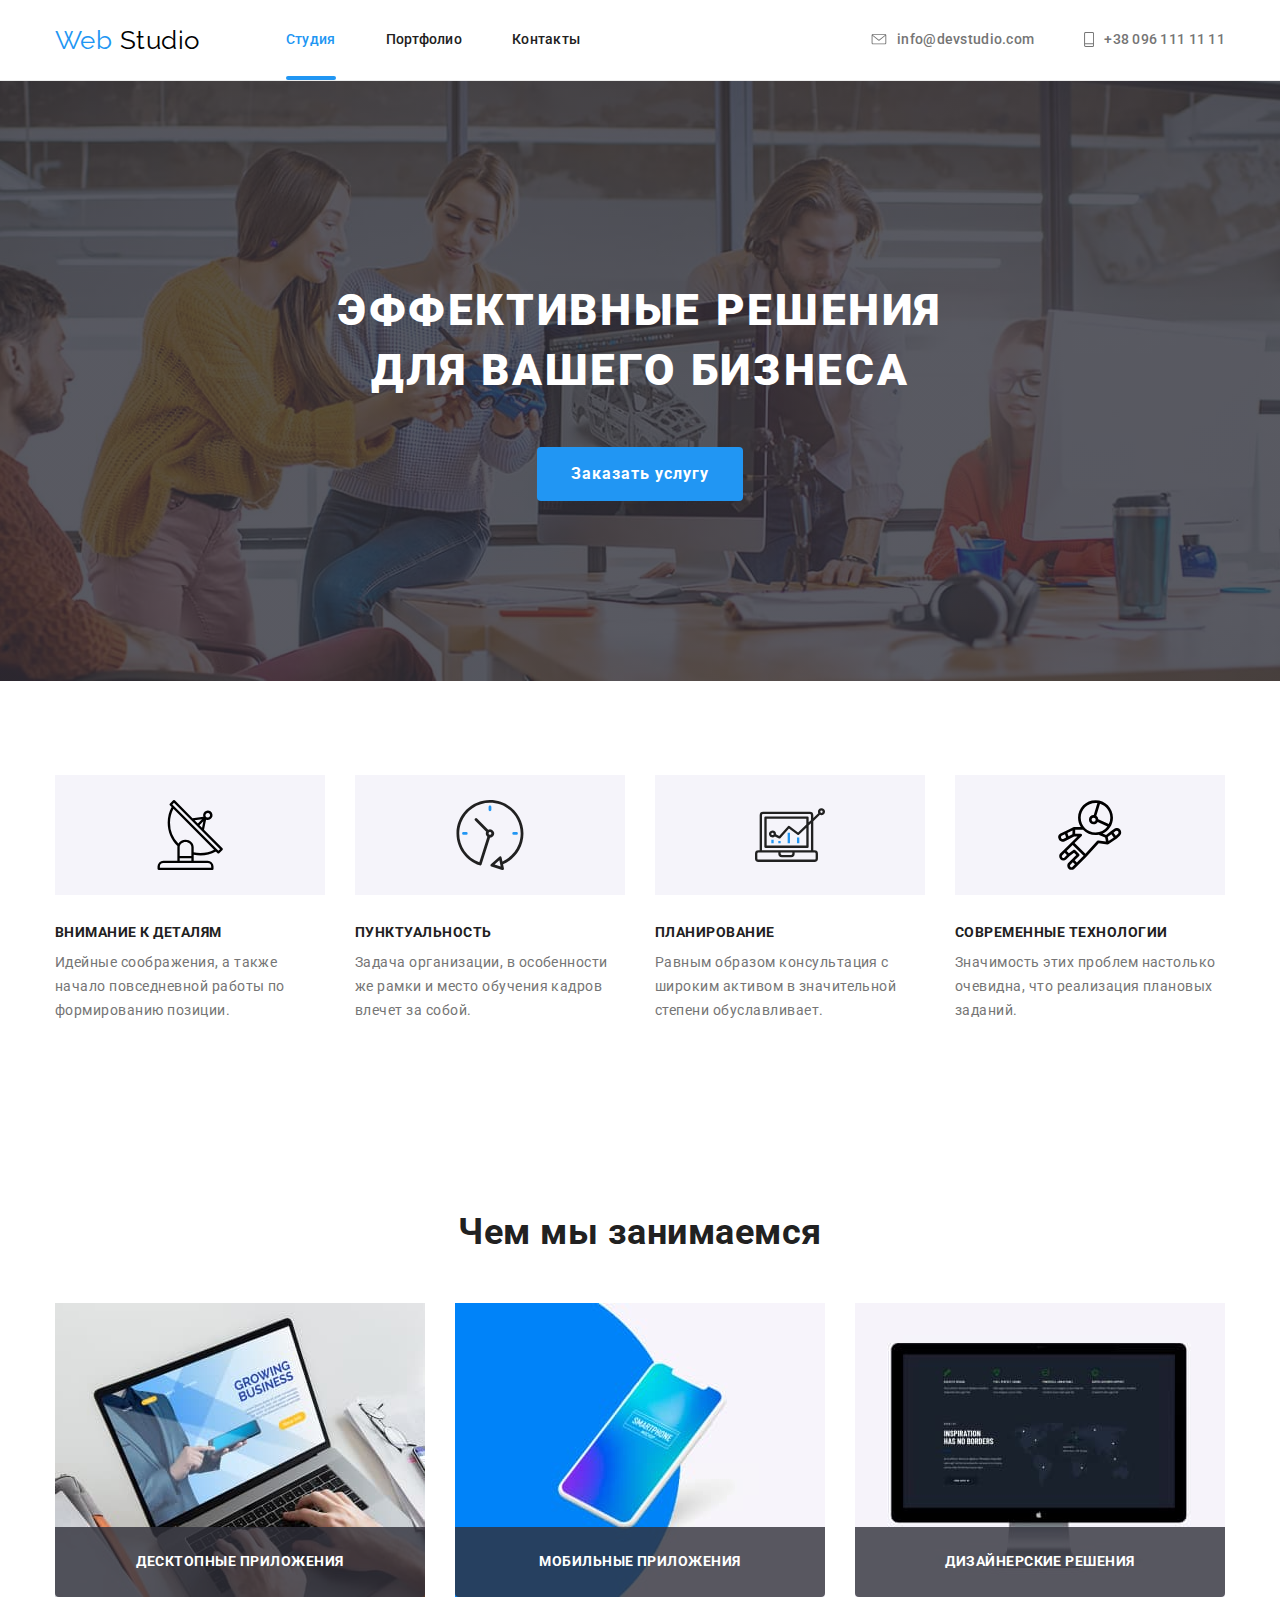
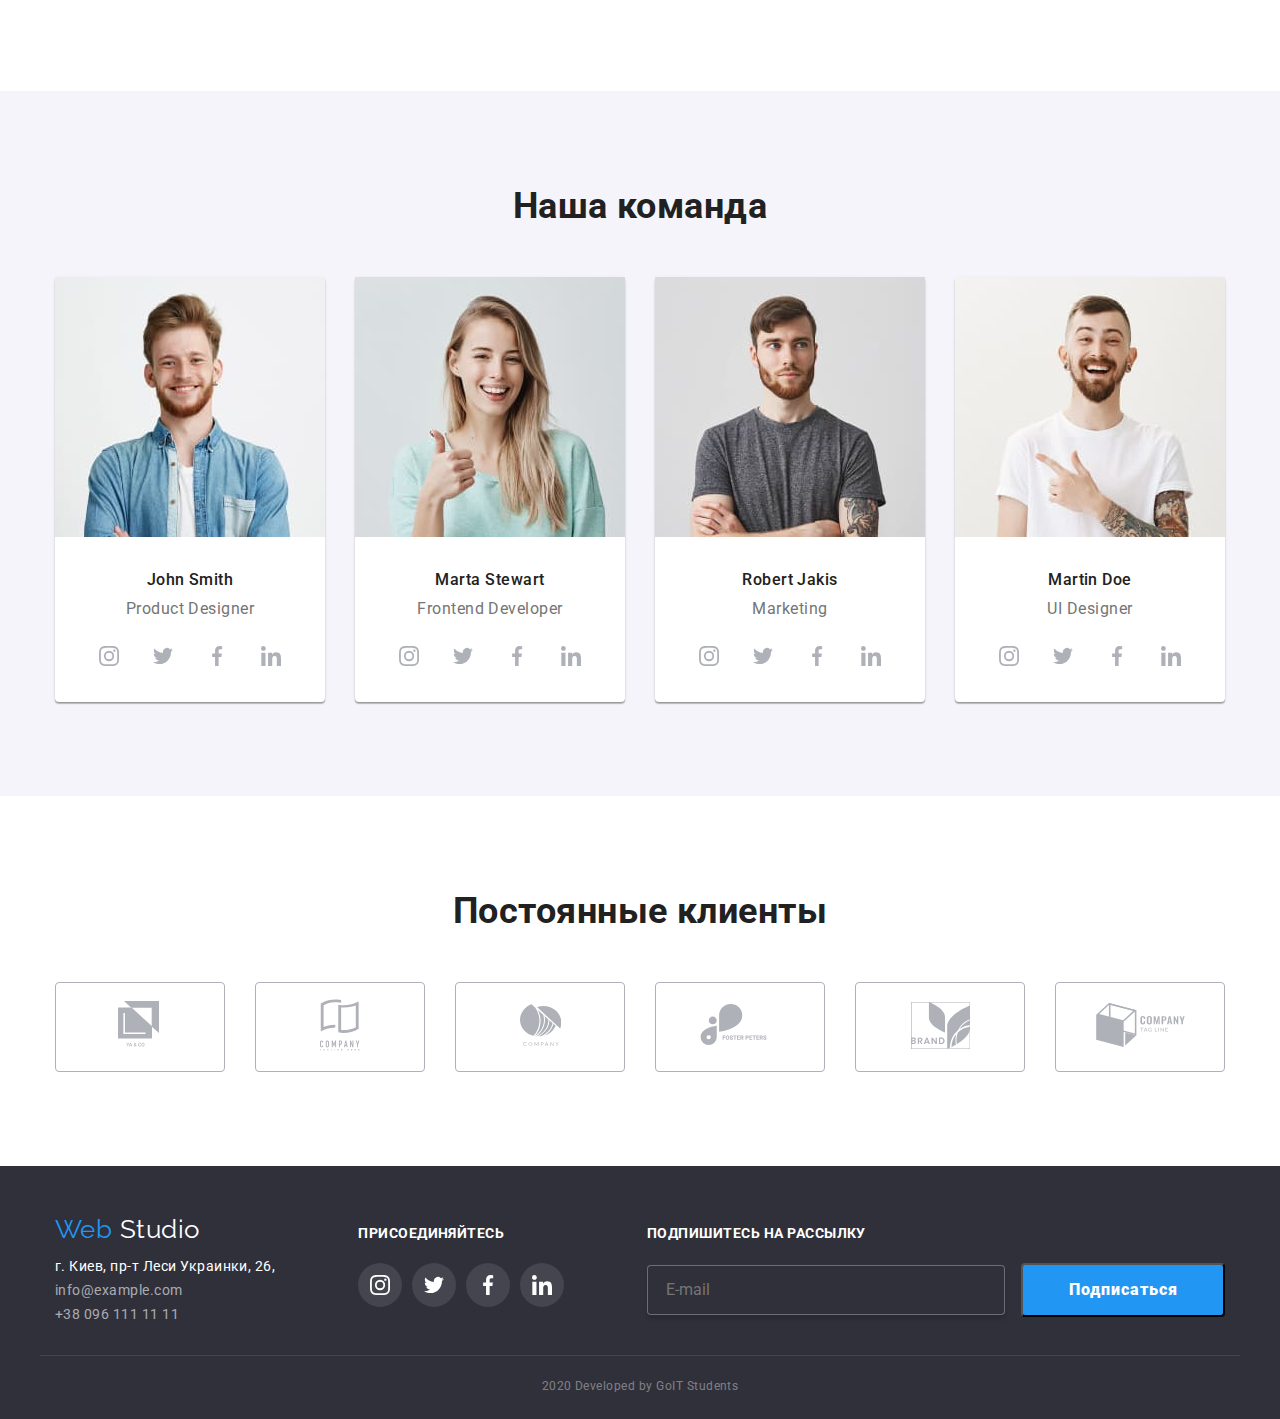
<file: index.html>
<!DOCTYPE html>
<html lang="ru">
  <head>
    <meta charset="UTF-8" />
    <meta name="viewport" content="width=device-width, initial-scale=1.0" />
    <title>Document</title>
    <link
      href="https://fonts.googleapis.com/css2?family=Raleway:wght@700&family=Roboto:wght@400;500;700&display=swap"
      rel="stylesheet"
    />
    <link
      rel="stylesheet"
      href="https://cdnjs.cloudflare.com/ajax/libs/modern-normalize/0.6.0/modern-normalize.min.css"
    />
    <link rel="stylesheet" href="./css/styles.css" />
  </head>

  <body class="page">
    <!--Шапка сайта-->
    <header class="page-header">
      <div class="header container">
        <nav class="nav-conteiner">
          <a href="index.html" lang="en" class="logo"
            >Web <span class="accent">Studio</span></a
          >

          <ul class="site-nav">
            <li class="item">
              <a href="./index.html" class="link current">Студия</a>
            </li>
            <li class="item">
              <a href="./portfolio.html" class="link">Портфолио</a>
            </li>
            <li class="item"><a href="" class="link">Контакты</a></li>
          </ul>
        </nav>

        <address class="address">
          <a href="mailto:info@devstudio.com" class="item">
            <svg class="mail-icon">
              <use href="./img/sprite.svg#Mail"></use>
            </svg>
            info@devstudio.com</a
          >
          <a href="tel:+380961111111" class="item">
            <svg class="tel-icon">
              <use href="./img/sprite.svg#Tel"></use>
            </svg>
            +38 096 111 11 11</a
          >
        </address>
      </div>
    </header>

    <main>
      <!--Герой-->
      <section class="hero">
        <div class="overley">
          <h1 class="hero-title">эффективные решения для вашего бизнеса</h1>
          <div class="hero-item">
            <button class="hero-button button" data-open-modal>Заказать услугу</button>
          </div>
      </section>

      <!--Функции-->
      <div class="feature container">
        <section class="section">
          <h2 class="is-hidden">Функции</h2>

          <ul class="feature-list">
            <li class="list">
              <div class="background-icon">
                <svg width="70" height="70">
                  <use href="./img/sprite.svg#--"></use>
                </svg>
              </div>
              <h3 class="title">Внимание к деталям</h3>
              <p class="text">
                Идейные соображения, а также начало повседневной работы по
                формированию позиции.
              </p>
            </li>

            <li class="list">
              <div class="background-icon">
                <svg width="70" height="70">
                  <use href="./img/sprite.svg#1"></use>
                </svg>
              </div>
              <h3 class="title">Пунктуальность</h3>
              <p class="text">
                Задача организации, в особенности же рамки и место обучения
                кадров влечет за собой.
              </p>
            </li>

            <li class="list">
              <div class="background-icon">
                <svg width="70" height="70">
                  <use href="./img/sprite.svg#untitled"></use>
                </svg>
              </div>
              <h3 class="title">Планирование</h3>
              <p class="text">
                Равным образом консультация с широким активом в значительной
                степени обуславливает.
              </p>
            </li>

            <li class="list">
              <div class="background-icon">
                <svg width="70" height="70">
                  <use href="./img/sprite.svg#-"></use>
                </svg>
              </div>
              <h3 class="title">Современные технологии</h3>
              <p class="text">
                Значимость этих проблем настолько очевидна, что реализация
                плановых заданий.
              </p>
            </li>
          </ul>
        </section>
      </div>

      <!--Чем мы занимаемся-->
      <div class="container">
        <section class="section">
          <h2 class="section-title">Чем мы занимаемся</h2>

          <ul class="product">
            <li>
              <figure class="figure">
                <img
                  src="./img/Growing-Business.jpg"
                  alt="Десктопные приложения" class="product_img"
                />
                <figcaption class="product-list">
                  Десктопные приложения
                </figcaption>
              </figure>
            </li>

            <li>
              <figure class="figure">
                <img
                  src="./img/Mobile-applications.jpg"
                  alt="Мобильные приложения" class="product_img"
                />
                <figcaption class="product-list">
                  Мобильные приложения
                </figcaption>
              </figure>
            </li>

            <li>
              <figure class="figure">
                <img
                  src="./img/Design-solutions.jpg"
                  alt="Дизайнерские решения" class="product_img"
                />
                <figcaption class="product-list">
                  Дизайнерские решения
                </figcaption>
              </figure>
            </li>
          </ul>
        </section>
      </div>

      <!--Наша команда-->
      <section class="section team">
        <h2 class="section-title">Наша команда</h2>
        <ul lang="en" class="team-list container">
          <li class="team-list-container">
            <img src="./img/John-Smith.jpg" alt="John Smith" />
            <h3 class="title">John Smith</h3>
            <p class="job-title">Product Designer</p>
            <ul class="social-links">
              <li class="social-links_list">
                <a
                  href=""
                  aria-label="Instagram link"
                  class="social-links_item"
                >
                  <svg class="social-links_icon">
                    <use href="./img/sprite.svg#instagram"></use>
                  </svg>
                </a>
              </li>
              <li class="social-links_list">
                <a href="" aria-label="Twitter link" class="social-links_item">
                  <svg class="social-links_icon">
                    <use href="./img/sprite.svg#twitter"></use>
                  </svg>
                </a>
              </li>
              <li class="social-links_list">
                <a href="" aria-label="Facebook link" class="social-links_item">
                  <svg class="social-links_icon">
                    <use href="./img/sprite.svg#facebook"></use>
                  </svg>
                </a>
              </li>
              <li class="social-links_list">
                <a href="" aria-label="LinkedIn link" class="social-links_item">
                  <svg class="social-links_icon">
                    <use href="./img/sprite.svg#linkedin"></use>
                  </svg>
                </a>
              </li>
            </ul>
          </li>

          <li class="team-list-container">
            <img src="./img/Marta-Stewart.jpg" alt="Marta Stewart" />
            <h3 class="title">Marta Stewart</h3>
            <p class="job-title">Frontend Developer</p>
            <ul class="social-links">
              <li class="social-links_list">
                <a
                  href=""
                  aria-label="Instagram link"
                  class="social-links_item"
                >
                  <svg class="social-links_icon">
                    <use href="./img/sprite.svg#instagram"></use>
                  </svg>
                </a>
              </li>
              <li class="social-links_list">
                <a href="" aria-label="Twitter link" class="social-links_item">
                  <svg class="social-links_icon">
                    <use href="./img/sprite.svg#twitter"></use>
                  </svg>
                </a>
              </li>
              <li class="social-links_list">
                <a href="" aria-label="Facebook link" class="social-links_item">
                  <svg class="social-links_icon">
                    <use href="./img/sprite.svg#facebook"></use>
                  </svg>
                </a>
              </li>
              <li class="social-links_list">
                <a href="" aria-label="LinkedIn link" class="social-links_item">
                  <svg class="social-links_icon">
                    <use href="./img/sprite.svg#linkedin"></use>
                  </svg>
                </a>
              </li>
            </ul>
          </li>

          <li class="team-list-container">
            <img src="./img/Robert-Jakis.jpg" alt="Robert Jakis" />
            <h3 class="title">Robert Jakis</h3>
            <p class="job-title">Marketing</p>
            <ul class="social-links">
              <li class="social-links_list">
                <a
                  href=""
                  aria-label="Instagram link"
                  class="social-links_item"
                >
                  <svg class="social-links_icon">
                    <use href="./img/sprite.svg#instagram"></use>
                  </svg>
                </a>
              </li>
              <li class="social-links_list">
                <a href="" aria-label="Twitter link" class="social-links_item">
                  <svg class="social-links_icon">
                    <use href="./img/sprite.svg#twitter"></use>
                  </svg>
                </a>
              </li>
              <li class="social-links_list">
                <a href="" aria-label="Facebook link" class="social-links_item">
                  <svg class="social-links_icon">
                    <use href="./img/sprite.svg#facebook"></use>
                  </svg>
                </a>
              </li>
              <li class="social-links_list">
                <a href="" aria-label="LinkedIn link" class="social-links_item">
                  <svg class="social-links_icon">
                    <use href="./img/sprite.svg#linkedin"></use>
                  </svg>
                </a>
              </li>
            </ul>
          </li>

          <li class="team-list-container">
            <img src="./img/Martin-Doe.jpg" alt="Martin Doe" />
            <h3 class="title">Martin Doe</h3>
            <p class="job-title">UI Designer</p>
            <ul class="social-links">
              <li class="social-links_list">
                <a
                  href=""
                  aria-label="Instagram link"
                  class="social-links_item"
                >
                  <svg class="social-links_icon">
                    <use href="./img/sprite.svg#instagram"></use>
                  </svg>
                </a>
              </li>
              <li class="social-links_list">
                <a href="" aria-label="Twitter link" class="social-links_item">
                  <svg class="social-links_icon">
                    <use href="./img/sprite.svg#twitter"></use>
                  </svg>
                </a>
              </li>
              <li class="social-links_list">
                <a href="" aria-label="Facebook link" class="social-links_item">
                  <svg class="social-links_icon">
                    <use href="./img/sprite.svg#facebook"></use>
                  </svg>
                </a>
              </li>
              <li class="social-links_list">
                <a href="" aria-label="LinkedIn link" class="social-links_item">
                  <svg class="social-links_icon">
                    <use href="./img/sprite.svg#linkedin"></use>
                  </svg>
                </a>
              </li>
            </ul>
          </li>
        </ul>
      </section>

      <!--Постоянные клиенты-->
      <div class="container">
        <section class="section">
          <h2 class="section-title">Постоянные клиенты</h2>

          <ul class="list-clients">
            <li class="item">
              <a class="logo-items">
                <svg class="clients-logo1">
                  <use href="./img/sprite.svg#logo-1"></use>
                </svg>
              </a>
            </li>
            <li class="item">
              <a class="logo-items">
                <svg class="clients-logo2">
                  <use href="./img/sprite.svg#logo-2"></use>
                </svg>
              </a>
            </li>
            <li class="item">
              <a class="logo-items">
                <svg class="clients-logo3">
                  <use href="./img/sprite.svg#logo-3"></use>
                </svg>
              </a>
            </li>
            <li class="item">
              <a class="logo-items">
                <svg class="clients-logo4">
                  <use href="./img/sprite.svg#logo-4"></use>
                </svg>
              </a>
            </li>
            <li class="item">
              <a class="logo-items">
                <svg class="clients-logo5">
                  <use href="./img/sprite.svg#logo-5"></use>
                </svg>
              </a>
            </li>
            <li class="item">
              <a class="logo-items">
                <svg class="clients-logo6">
                  <use href="./img/sprite.svg#logo-6"></use>
                </svg>
              </a>
            </li>
          </ul>
        </section>
      </div>
    </main>

    <!-- Модальное окно -->

    <div class="backdrop is-hidden" data-backdrop>
      <div class="modal">
        <button class="btn" data-close-modal>
          <svg class="icon-btn-close" width="11" height="11">
            <use href="./img/icon-btn-close.svg#icon-btn-close"></use>
          </svg>
        </button>
        <form class="form js-speaker-form" autocomplete="off">
          <p class="form-about">Оставьте свои данные, мы вам перезвоним</p>
    
          <label class="form-field">
            <input class="form-input" type="text" name="name" placeholder=" " />
            <span class="form-text">Имя</span>
            <svg class="icon-form" width="18" height="18">
              <use href="./img/icon-person.svg#icon-person"></use>
            </svg>
          </label>
    
          <label class="form-field">
            <input class="form-input" type="tel" name="tel" placeholder=" " />
            <span class="form-text tel">Телефон</span>
            <svg class="icon-form" width="18" height="18">
              <use href="./img/icon-phone.svg#icon-phone"></use>
            </svg>
          </label>
    
          <label class="form-field">
            <input class="form-input" type="email" name="mail" placeholder=" " />
            <span class="form-text mail">Почта</span>
            <svg class="icon-form" width="18" height="18">
              <use href="./img/icon-email.svg#icon-email"></use>
            </svg>
          </label>
    
          <label class="form-field comments">
            <textarea class="form-input comments" name="comments" rows="10" placeholder=" "></textarea>
            <span class="form-text comments">Комментарий</span>
          </label>
    
          <label class="consent">
            <input class="check-input" type="checkbox" name="consent" value="consent" />
            <span class="checkbox"></span>
            <span class="text consent">Соглашаюсь с рассылкой и принимаю &nbsp;
              <a class="text-link" href="">Условия договора</a>
            </span>
          </label>
    
          <button class="button submit" type="submit">Отправить</button>
        </form>
      </div>
    </div>
    </main>


    <!--Футер-->
    <footer class="footer">
      <div class="container">
        <div class="address-list">
          <a class="logo">Web <span class="logo-footer">Studio</span></a>
          <address class="address-footer">
            <a class="contact">г. Киев, пр-т Леси Украинки, 26, </a><br />
            <a href="mailto:info@example.com" class="info">info@example.com</a
            ><br />
            <a href="tel:+380961111111" class="info">+38 096 111 11 11</a>
          </address>
        </div>

        <div class="action-social-links">
          <p class="action">Присоединяйтесь</p>
          <ul class="social-links">
            <li class="social-links_list">
              <a
                href=""
                aria-label="Cсылка на Instagram"
                class="social-links-footer"
              >
                <svg class="social-links_icon">
                  <use href="./img/sprite.svg#instagram"></use>
                </svg>
              </a>
            </li>
            <li class="social-links_list">
              <a
                href=""
                aria-label="Cсылка на Twitter"
                class="social-links-footer"
              >
                <svg class="social-links_icon">
                  <use href="./img/sprite.svg#twitter"></use>
                </svg>
              </a>
            </li>
            <li class="social-links_list">
              <a
                href=""
                aria-label="Cсылка на Facebook"
                class="social-links-footer"
              >
                <svg class="social-links_icon">
                  <use href="./img/sprite.svg#facebook"></use>
                </svg>
              </a>
            </li>
            <li class="social-links_list">
              <a
                href=""
                aria-label="Cсылка на LinkedIn"
                class="social-links-footer"
              >
                <svg class="social-links_icon">
                  <use href="./img/sprite.svg#linkedin"></use>
                </svg>
              </a>
            </li>
          </ul>
        </div>

        <div class="action-studio-button">
          <form>
          <p class="action">Подпишитесь на рассылку</p>
          <br>
          <input class="input" class="foot-form" type="text" placeholder="E-mail" />
          <button type="submit" class="studio-button">Подписаться</button>
          </form>
        </div>
      </div>

      <p class="copyright">2020 Developed by GoIT Students</p>
    </footer>

<!-- JS -->
<script>
  const refs = {
    openModalBtn: document.querySelector('[data-open-modal]'),
    closeModalBtn: document.querySelector('[data-close-modal]'),
    backdrop: document.querySelector('[data-backdrop]'),
  };

  refs.openModalBtn.addEventListener('click', toggleModal);
  refs.closeModalBtn.addEventListener('click', toggleModal);

  refs.backdrop.addEventListener('click', logBackdropClick);

  function toggleModal() {
    refs.backdrop.classList.toggle('is-hidden');
  }

  function logBackdropClick() {
    console.log('Это клик в бекдроп');
  }

  // FORM JS

  (() => {
    document
      .querySelector('.js-speaker-form')
      .addEventListener('submit', e => {
        e.preventDefault();

        new FormData(e.currentTarget).forEach((value, name) =>
          console.log(`${name}: ${value}`),
        );

        e.currentTarget.reset();
      });
  })();
</script>
    
  </body>
</html>
</file>
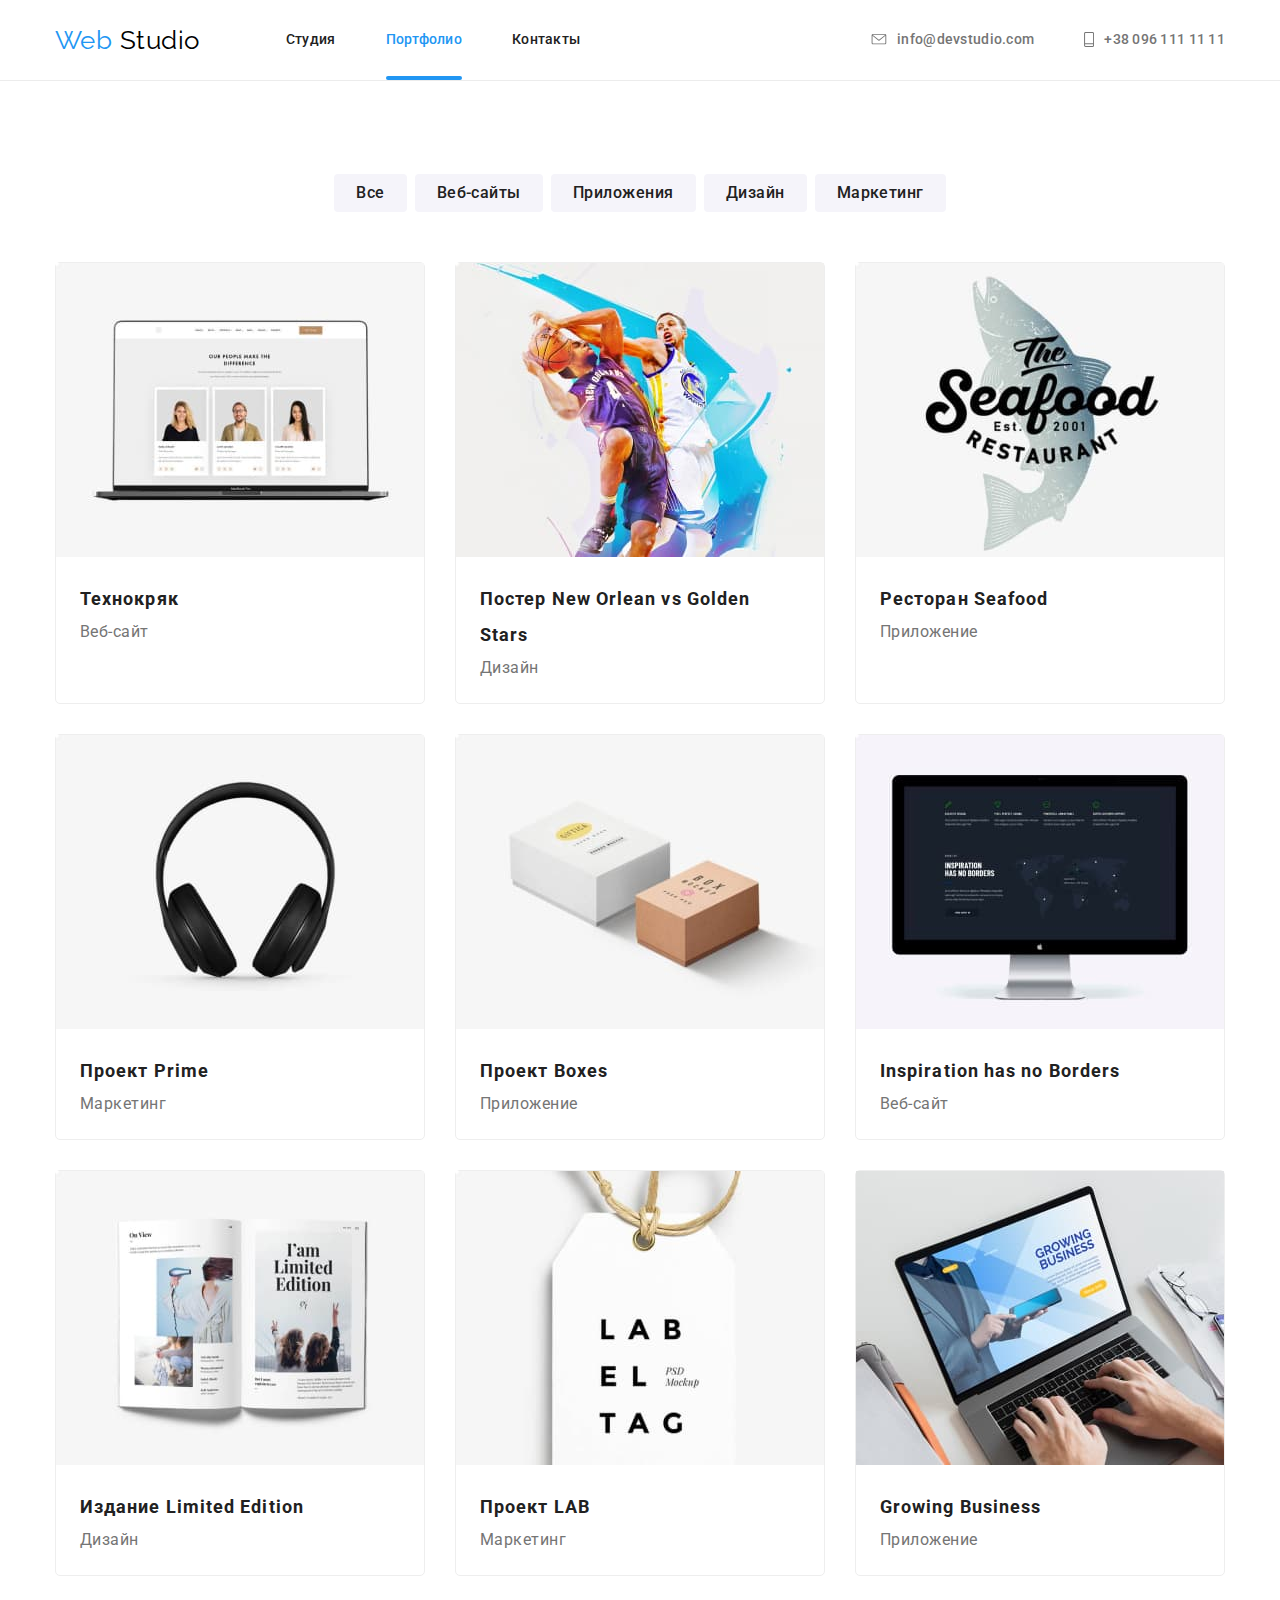
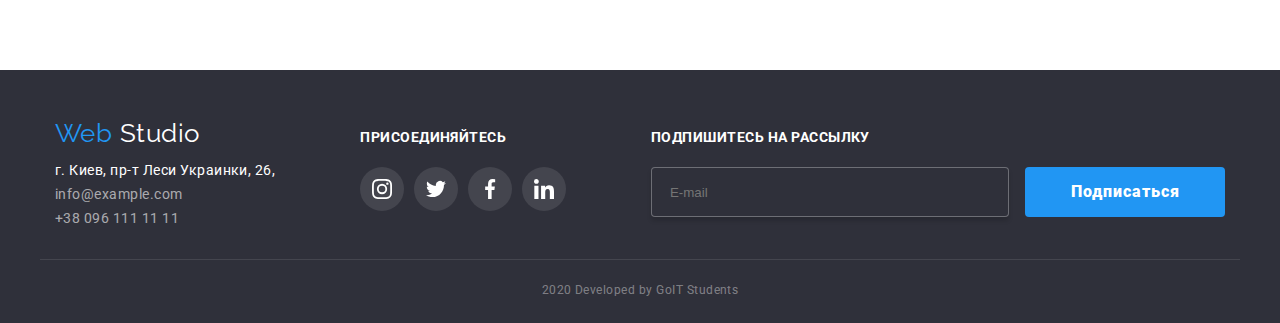
<file: portfolio.html>
<!DOCTYPE html>
<html lang="ru">
  <head>
    <meta charset="UTF-8" />
    <meta name="viewport" content="width=device-width, initial-scale=1.0" />
    <title>Document</title>
    <link
      href="https://fonts.googleapis.com/css2?family=Raleway:wght@700&family=Roboto:wght@400;500;700&display=swap"
      rel="stylesheet"
    />
    <link rel="stylesheet" href="./css/styles.css" />
  </head>

  <body class="page">
    <!--Шапка сайта-->
    <header class="page-header">
      <div class="header container">
        <nav class="nav-conteiner">
          <a href="index.html" lang="en" class="logo">Web <span class="accent">Studio</span></a>
    
          <ul class="site-nav">
            <li class="item">
              <a href="./index.html" class="link">Студия</a>
            </li>
            <li class="item">
              <a href="./portfolio.html" class="link current">Портфолио</a>
            </li>
            <li class="item"><a href="" class="link">Контакты</a></li>
          </ul>
        </nav>
    
        <address class="address">
          <a href="mailto:info@devstudio.com" class="item">
            <svg class="mail-icon">
              <use href="./img/sprite.svg#Mail"></use>
            </svg>
            info@devstudio.com</a>
          <a href="tel:+380961111111" class="item">
            <svg class="tel-icon">
              <use href="./img/sprite.svg#Tel"></use>
            </svg>
            +38 096 111 11 11</a>
        </address>
      </div>
    </header>

    <main>
      <!-- <div class="portfolio container"> -->
        <h1 class="visually-hidden">Портфолио</h1>

        <ul class="portfolio-filter container">
          <li class="filter-list"><button type="button" class="button">Все</button></li>
          <li class="filter-list"><button type="button" class="button">Веб-сайты</button></li>
          <li class="filter-list"><button type="button" class="button">Приложения</button></li>
          <li class="filter-list"><button type="button" class="button">Дизайн</button></li>
          <li class="filter-list"><button type="button" class="button">Маркетинг</button></li>
        </ul>

        <ul class="projects container">
          <li class="projects-items">
            <a class="link" href="">
              <div class="box">
                <img src="./img/Технокряк.jpg" alt="Технокряк" />
                <div class="overlay">
                <p class="text">
                  Технокряк это современная площадка распространения коронавируса.
                  Компании используют эту платформу для цифрового шпионажа и атак
                  на защищённые сервера конкурентов.
                </p>
                </div>
              </div>
              <div class="title-subtitle">
              <h2 class="title">Технокряк</h2>
              <p class="subtitle">Веб-сайт</p>
              </div>
            </a>
          </li>
          <li class="projects-items">
            <a class="link" href="">
              <div class="box">
              <img
                src="./img/Постер New Orlean vs Golden Stars.jpg"
                alt="Постер New Orlean vs Golden Stars"
              />
              <div class="overlay">
              <p class="text">
                Технокряк это современная площадка распространения коронавируса.
                Компании используют эту платформу для цифрового шпионажа и атак
                на защищённые сервера конкурентов.
              </p>
              </div>
              </div>
              <div class="title-subtitle">
              <h2 class="title">Постер New Orlean vs Golden Stars</h2>
              <p class="subtitle">Дизайн</p>
              </div>
            </a>
          </li>
          <li class="projects-items">
            <a class="link" href="">
              <div class="box">
              <img src="./img/Ресторан Seafood.jpg" alt="Ресторан Seafood" />
              <div class="overlay">
              <p class="text">
                Технокряк это современная площадка распространения коронавируса.
                Компании используют эту платформу для цифрового шпионажа и атак
                на защищённые сервера конкурентов.
              </p>
              
              </div>
              </div>
              <div class="title-subtitle">
              <h2 class="title">Ресторан Seafood</h2>
              <p class="subtitle">Приложение</p>
              </div>
            </a>
          </li>
          <li class="projects-items">
            <a class="link" href="">
              <div class="box">
              <img src="./img/Проект Prime.jpg" alt="Проект Prime" />
              <div class="overlay">
              <p class="text">
                Технокряк это современная площадка распространения коронавируса.
                Компании используют эту платформу для цифрового шпионажа и атак
                на защищённые сервера конкурентов.
              </p>
              </div>
              </div>
              <div class="title-subtitle">
              <h2 class="title">Проект Prime</h2>
              <p class="subtitle">Маркетинг</p>
              </div>
            </a>
          </li>
          <li class="projects-items">
            <a class="link" href="">
              <div class="box">
              <img src="./img/Проект Boxes.jpg" alt="Проект Boxes" />
              <div class="overlay">
              <p class="text">
                Технокряк это современная площадка распространения коронавируса.
                Компании используют эту платформу для цифрового шпионажа и атак
                на защищённые сервера конкурентов.
              </p>
              </div>
              </div>
              <div class="title-subtitle">
              <h2 class="title">Проект Boxes</h2>
              <p class="subtitle">Приложение</p>
              </div>
            </a>
          </li>
          <li class="projects-items">
            <a class="link" href="">
              <div class="box">
              <img
                src="./img/Inspiration has no Borders.jpg"
                alt="Inspiration has no Borders"
              />
              <div class="overlay">
              <p class="text">
                Технокряк это современная площадка распространения коронавируса.
                Компании используют эту платформу для цифрового шпионажа и атак
                на защищённые сервера конкурентов.
              </p>
              </div>
              </div>
              <div class="title-subtitle">
              <h2 class="title">Inspiration has no Borders</h2>
              <p class="subtitle">Веб-сайт</p>
              </div>
            </a>
          </li>
          <li class="projects-items">
            <a class="link" href="">
              <div class="box">
              <img
                src="./img/Издание Limited Edition.jpg"
                alt="Издание Limited Edition"
              />
              <div class="overlay">
              <p class="text">
                Технокряк это современная площадка распространения коронавируса.
                Компании используют эту платформу для цифрового шпионажа и атак
                на защищённые сервера конкурентов.
              </p>
              </div>
              </div>
              <div class="title-subtitle">
              <h2 class="title">Издание Limited Edition</h2>
              <p class="subtitle">Дизайн</p>
              </div>
            </a>
          </li>
          <li class="projects-items">
            <a class="link" href="">
              <div class="box">
              <img src="./img/Проект LAB.jpg" alt="Проект LAB" />
              <div class="overlay">
              <p class="text">
                Технокряк это современная площадка распространения коронавируса.
                Компании используют эту платформу для цифрового шпионажа и атак
                на защищённые сервера конкурентов.
              </p>
              </div>
              </div>
              <div class="title-subtitle">
              <h2 class="title">Проект LAB</h2>
              <p class="subtitle">Маркетинг</p>
              </div>
            </a>
          </li>
          <li class="projects-items">
            <a class="link" href="">
              <div class="box">
              <img src="./img/Growing-Business.jpg" alt="Growing Business" />
              <div class="overlay">
              <p class="text">
                Технокряк это современная площадка распространения коронавируса.
                Компании используют эту платформу для цифрового шпионажа и атак
                на защищённые сервера конкурентов.
              </p>
              </div>
              </div>
              <div class="title-subtitle">
              <h2 class="title">Growing Business</h2>
              <p class="subtitle">Приложение</p>
              </div>
            </a>
          </li>
        </ul>
      </div>
    </main>

    <!--Футер-->
    <footer class="footer">
      <div class="container">
        <div class="address-list">
          <a class="logo">Web <span class="logo-footer">Studio</span></a>
          <address class="address-footer">
            <a class="contact">г. Киев, пр-т Леси Украинки, 26, </a><br />
            <a href="mailto:info@example.com" class="info">info@example.com</a><br />
            <a href="tel:+380961111111" class="info">+38 096 111 11 11</a>
          </address>
        </div>
    
        <div class="action-social-links">
          <p class="action">Присоединяйтесь</p>
          <ul class="social-links">
            <li class="social-links_list">
              <a href="" aria-label="Cсылка на Instagram" class="social-links-footer">
                <svg class="social-links_icon">
                  <use href="./img/sprite.svg#instagram"></use>
                </svg>
              </a>
            </li>
            <li class="social-links_list">
              <a href="" aria-label="Cсылка на Twitter" class="social-links-footer">
                <svg class="social-links_icon">
                  <use href="./img/sprite.svg#twitter"></use>
                </svg>
              </a>
            </li>
            <li class="social-links_list">
              <a href="" aria-label="Cсылка на Facebook" class="social-links-footer">
                <svg class="social-links_icon">
                  <use href="./img/sprite.svg#facebook"></use>
                </svg>
              </a>
            </li>
            <li class="social-links_list">
              <a href="" aria-label="Cсылка на LinkedIn" class="social-links-footer">
                <svg class="social-links_icon">
                  <use href="./img/sprite.svg#linkedin"></use>
                </svg>
              </a>
            </li>
          </ul>
        </div>
    
        <div class="action-studio-button">
          <form>
            <p class="action">Подпишитесь на рассылку</p>
            <br>
            <input class="input" class="foot-form" type="text" placeholder="E-mail" />
            <a href="" class="studio-button">Подписаться</a>
          </form>
        </div>
      </div>
    
      <p class="copyright">2020 Developed by GoIT Students</p>
    </footer>
  </body>
</html>
</file>
<file: css/styles.css>
/* Стили для index.html */

/* основной цвет фона #FFFFFF */
/* вторичный цвет фона #F5F4FA */
/* цвет основного текста #757575 */
/* вторичный цвет текста #212121 */
/* белый #FFFFFF */
/* акцент #2196F3 */

/* по умолчанию */
/* fon-style: normal */
/* fon-weight: 400 для p, 700 для h*/

.page {
  color: #757575;
  background-color: #ffffff;
  font-family: Roboto, sans-serif;
  letter-spacing: 0.03em;
}

*,
::after,
::before {
  box-sizing: border-box;
  margin: 0;
  padding: 0;
}

.visually-hidden {
  position: absolute;
  clip: rect(0 0 0 0);
  width: 1px;
  height: 1px;
  margin: -1px;
}

.nav-conteiner {
  display: flex;
  align-items: center;
}
.container {
  margin-left: auto;
  margin-right: auto;
  width: 1200px;
  padding-left: 15px;
  padding-right: 15px;
}

.header {
  display: flex;
  align-items: center;
  justify-content: space-between;
  height: 80px;
}

.page-header {
  border-bottom: 1px solid #ececec;
}
ul {
  list-style: none;
}

/* Logo */

.logo {
  color: #2196f3;
  font-family: Raleway, cursive;
  font-size: 26px;
  line-height: 1.19;
  text-decoration: none;
}

.logo .accent {
  color: #000000;
}

/* Site-nav */
.site-nav .link {
  position: relative;
  display: block;
  padding-top: 32px;
  padding-bottom: 32px;
  font-weight: 500;
  transition: color 250ms cubic-bezier(0.4, 0, 0.2, 1);
  color: #212121;
  font-weight: 500;
  font-size: 14px;
  line-height: 1.14;
  letter-spacing: 0.02em;
  text-decoration: none;
}

.site-nav .link:hover,
.site-nav .link:focus {
  color: #2196f3;
}

.site-nav .link.current {
  color: #2196f3;
}

.site-nav {
  display: flex;
  margin-left: 86px;
}

.site-nav .item:not(:last-child) {
  margin-right: 50px;
}
/* address */
.address {
  display: flex;
  margin-left: auto;
}

.address .item + .item {
  margin-left: 50px;
}
.address .item {
  display: flex;
  align-items: center;
  color: #757575;
  text-decoration: none;
  font-style: normal;
  font-weight: 500;
  font-size: 14px;
  line-height: 1.14;
  letter-spacing: 0.02em;
}

.address .item:hover,
address .item:focus {
  color: #2196f3;
  transition: color 250ms cubic-bezier(0.4, 0, 0.2, 1);
}

/* Hero */

.hero-title {
  margin-top: 0px;
  margin-bottom: 46px;
  padding-top: 200px;
  width: 646px;
  margin-left: auto;
  margin-right: auto;
  color: #ffffff;

  font-weight: 900;
  font-size: 44px;
  line-height: 1.36;
  letter-spacing: 0.06em;
  text-transform: uppercase;
  align-content: center;
}

.hero-button {
  display: inline-block;
  border-radius: 4px;
  padding: 10px 32px;
  min-width: 200px;

  color: #ffffff;
  background-color: #2196f3;

  font-weight: 700;
  font-size: 16px;
  line-height: 1.87;
  letter-spacing: 0.06em;
  text-align: center;
  text-decoration: none;
  border-radius: 4px;
  border-color: transparent;
  cursor: pointer;
}
.hero {
  text-align: center;
  padding-top: 0;
  padding-bottom: 0;
}

/* Section */
.section {
  padding-top: 94px;
  padding-bottom: 94px;
}
.section-title {
  margin-top: 0;
  color: #212121;
  font-weight: 700;
  font-size: 36px;
  line-height: 1.17;
  text-align: center;
  margin-bottom: 50px;
}

/* Features */
.is-hidden {
  display: none;
}
.feature-list .title {
  margin-top: 0;
  margin-bottom: 10px;

  color: #212121;
  font-weight: 700;
  font-size: 14px;
  line-height: 1.14;
  text-transform: uppercase;
}

.feature-list .text {
  margin-top: 0;
  margin-bottom: 0;

  font-size: 14px;
  line-height: 1.71;
}

.feature-list {
  display: flex;
  justify-content: center;
}
.feature-list .list:not(:last-child) {
  margin-right: 30px;
}
/* Product */

.product_img {
  display: block;
}

.figure {
  position: relative;
  margin: 0;
}
.product .product-list {
  position: absolute;
  width: 100%;
  height: 70px;
  bottom: 0;
  margin: 0;
  padding: 27px;
  background: rgba(47, 48, 58, 0.8);
  border-radius: 0px 0px 4px 4px;
  font-weight: 700;
  font-size: 14px;
  line-height: 1.14;
  text-align: center;
  text-transform: uppercase;
  color: #ffffff;
}

.product {
  display: flex;
  justify-content: space-between;
  padding-left: 0;
}

/* Team */
.team-list .title {
  margin-top: 30px;
  margin-bottom: 10px;
  color: #212121;
}

.team {
  background: #f5f4fa;
}

.team-list {
  display: flex;
  justify-content: center;
  text-align: center;
}

.team-list-container .title {
  font-weight: 500;
  font-size: 16px;
  line-height: 1.16;
  text-align: center;
}
.team-list-container {
  border-radius: 4px;
  padding-bottom: 24px;

  box-shadow: 0px 2px 1px rgba(0, 0, 0, 0.2), 0px 1px 1px rgba(0, 0, 0, 0.14),
    0px 1px 3px rgba(0, 0, 0, 0.12);
  background-color: #ffffff;
}
.team-list-container:not(:last-child) {
  margin-right: 30px;
}

.team-list-container:hover,
.team-list-container:focus {
  box-shadow: 1px 4px 6px rgba(0, 0, 0, 0.16), 0px 4px 4px rgba(0, 0, 0, 0.06),
    0px 1px 1px rgba(0, 0, 0, 0.12);
  cursor: pointer;
  transition: box-shadow 250ms cubic-bezier(0.4, 0, 0.2, 1);
}

.team-list-container .social-links {
  display: flex;
}
.job-title {
  margin-top: 0;
  margin-bottom: 16px;
}
/* Clients */
.section .list-clients {
  display: flex;
  justify-content: center;
  margin: 0;
  padding: 0;
}

.list-clients .item:not(:last-child) {
  display: flex;
  justify-content: center;
  margin-right: 30px;
  width: 170px;
  height: 90px;
}

.list-clients .item {
  display: flex;
  justify-content: center;
  align-items: center;
  border: 1px solid #afb1b8;
  border-radius: 4px;
  width: 170px;
  height: 90px;
  cursor: pointer;
  color: #afb1b8;
}

.list-clients .item:hover,
.list-clients .item:focus {
  border: 1px solid #2196f3;
  color: #2196f3;
  transition: color 250ms cubic-bezier(0.4, 0, 0.2, 1);
}

/* Футер */
.contact {
  font-style: normal;
  font-weight: 400;
  font-size: 14px;
  line-height: 1.71;
  color: #ffffff;
}

.info {
  font-style: normal;
  font-weight: 400;
  font-size: 14px;
  line-height: 1.71;
  color: rgba(255, 255, 255, 0.6);
  text-decoration: none;
}

.studio-button {
  display: inline-block;
  border-radius: 4px;
  padding: 10px 45px 10px 46px;
  min-width: 109px;

  background-color: #2196f3;
  color: #ffffff;

  font-weight: 900;
  font-size: 16px;
  line-height: 1.87;
  text-align: center;
  letter-spacing: 0.06em;
  text-decoration: none;
  cursor: pointer;
}

.action {
  display: inline-block;
  margin-bottom: 21px;
  font-weight: 700;
  font-size: 14px;
  line-height: 1.14;
  text-transform: uppercase;
  color: #ffffff;
}

.footer {
  background-color: #2f303a;
}

.copyright {
  padding-top: 18px;
  padding-bottom: 21px;
  margin-top: 0;
  margin-bottom: 0;

  font-style: normal;
  font-weight: 400;
  font-size: 12px;
  line-height: 2;
  text-align: center;
  color: rgba(255, 255, 255, 0.4);
}
.logo-footer {
  color: #ffffff;
}
.footer .container {
  display: flex;
  padding-bottom: 28px;
  padding-top: 48px;

  justify-content: space-between;
  align-items: baseline;
  border-bottom: 1px solid rgba(255, 255, 255, 0.1);
}

.address-footer .contact {
  margin-bottom: 9px;
}

.social-links {
  display: flex;
  padding-left: 0;
  margin-top: 0;
  margin-bottom: 0;
  align-items: center;
  justify-content: center;
}

.footer .logo {
  display: block;
  margin-bottom: 10px;
}

/* Стили для portfolio.html */

/* основной цвет фона #FFFFFF */
/* вторичный цвет фона #F5F4FA */
/* цвет основного текста #212121 */
/* вторичный цвет текста #757575 */

.portfolio-filter .button {
  /* margin-right: 8px; */
  color: #212121;
  padding: 6px 22px;
  letter-spacing: 0.03em;
  border: transparent;
  border-radius: 4px;
  background: #f5f4fa;
}
.filter-list:not(:last-child) {
  margin-right: 8px;
}

.portfolio-filter .button:hover,
.portfolio-filter .button:focus {
  color: #ffffff;
  background-color: #2196f3;
  cursor: pointer;
  transition: background-color 250ms cubic-bezier(0.4, 0, 0.2, 1);
}

button {
  font-family: inherit;
  font-weight: 500;
  font-size: 16px;
  line-height: 1.63;
  text-align: center;
}

.projects .title {
  margin-top: 0;
  font-weight: 700;
  font-size: 18px;
  line-height: 2;
  letter-spacing: 0.06em;
  color: #212121;
}

.projects .link {
  text-decoration: none;
}

.projects .subtitle {
  margin-bottom: 0;
  font-weight: 400;
  font-size: 16px;
  line-height: 1.87;
  color: #757575;
}
.title-subtitle {
  padding: 20px 24px;
}
.projects .text {
  font-weight: 400;
  font-size: 18px;
  line-height: 1.56;
  /* color: #ffffff; */
}

.projects {
  display: flex;
  flex-wrap: wrap;
  margin-top: 0;
  margin-bottom: 94px;
}

.projects-items {
  width: 370px;
  border: 1px solid #eeeeee;
  border-radius: 5px;
}

.projects-items:not(:nth-child(3n)) {
  margin-right: 30px;
}

.projects-items:not(:nth-last-child(-n + 3)) {
  margin-bottom: 30px;
}

.projects-items:hover,
.projects-items:focus {
  box-shadow: 1px 4px 6px rgba(0, 0, 0, 0.16), 0px 4px 4px rgba(0, 0, 0, 0.06),
    0px 1px 1px rgba(0, 0, 0, 0.12);
  cursor: pointer;
  transition: box-shadow 250ms cubic-bezier(0.4, 0, 0.2, 1);
}

.portfolio-filter {
  display: flex;
  justify-content: center;
  margin-bottom: 50px;
  margin-top: 93px;
}

/* Оформление иконок */

/* Шапка */
.mail-icon {
  width: 16px;
  height: 11px;
  margin-right: 10px;
  fill: currentColor;
}

.tel-icon {
  width: 10px;
  height: 15px;
  margin-right: 10px;
  fill: currentColor;
}

/* Hero */

.hero > .overley {
  height: 600px;
  max-width: 1600px;
  margin-left: auto;
  margin-right: auto;
  background-color: #757575;
  background-image: linear-gradient(
      to right,
      rgba(47, 48, 58, 0.8),
      rgba(47, 48, 58, 0.8)
    ),
    url(../img/Header.jpg);
  background-repeat: no-repeat;
  background-position: center;
  background-size: cover;
}

/* Функции */

.feature .background-icon {
  display: flex;
  justify-content: center;
  align-items: center;
  width: 270px;
  margin-bottom: 30px;
  height: 120px;
  background-color: #f5f4fa;
}

/* Команда */
.social-links_icon {
  width: 20px;
  height: 20px;
  fill: currentColor;
}

.social-links_item {
  display: flex;
  justify-content: center;
  align-items: center;
  border-radius: 50%;
  width: 44px;
  height: 44px;
  color: #afb1b8;
}

.social-links_item:hover,
.social-links_item:focus {
  color: white;
  background-color: #2196f3;
  transition: color 250ms cubic-bezier(0.4, 0, 0.2, 1),
    background-color 250ms cubic-bezier(0.4, 0, 0.2, 1);
}

.social-links_list:not(:last-child) {
  margin-right: 10px;
}

/* Клиенты */

.clients-logo1 {
  width: 45px;
  height: 50px;
  fill: currentColor;
  cursor: pointer;
}
.clients-logo2 {
  width: 40px;
  height: 52px;
  fill: currentColor;
  cursor: pointer;
}
.clients-logo3 {
  width: 41px;
  height: 43px;
  fill: currentColor;
  cursor: pointer;
}
.clients-logo4 {
  width: 80px;
  height: 42px;
  fill: currentColor;
  cursor: pointer;
}
.clients-logo5 {
  width: 59px;
  height: 47px;
  fill: currentColor;
  cursor: pointer;
}
.clients-logo6 {
  width: 89px;
  height: 45px;
  fill: currentColor;
  cursor: pointer;
}

/* Футер */
.social-links-footer {
  display: flex;
  justify-content: center;
  align-items: center;
  border-radius: 50%;
  width: 44px;
  height: 44px;
  color: white;
  background: rgba(255, 255, 255, 0.1);
}

.social-links-footer:hover,
.social-links-footer:focus {
  background-color: #2196f3;
  transition: background-color 250ms cubic-bezier(0.4, 0, 0.2, 1);
}

.site-nav .link.current::after {
  opacity: 1;
}
.site-nav .link::after {
  content: "";
  position: absolute;
  left: 0;
  bottom: 0;
  display: block;
  width: 100%;
  height: 4px;
  background-color: #2196f3;
  border-radius: 2px;
  opacity: 0;
  transition: opacity 250ms cubic-bezier(0.4, 0, 0.2, 1);
}

.box {
  overflow: hidden;
  position: relative;
}

.overlay .text {
  top: 0;
  padding: 63px 24px;
  margin: 0;
  background-color: rgba(33, 150, 243, 0.9);
  transition: transform 250ms cubic-bezier(0.4, 0, 0.2, 1);

  width: 100%;
  height: 100%;
  font-size: 18px;
  line-height: 1.5;
  letter-spacing: 0.03em;
  color: #ffffff;
}
.overlay {
  position: absolute;
  top: 0;
  left: 0;
  width: 100%;
  height: 100%;
  transform: translateY(100%);
  transition: transform 250ms cubic-bezier(0.4, 0, 0.2, 1);
}
.link:hover .overlay,
.link:focus .overlay {
  transform: translateY(0);
}

.input {
  margin-right: 12px;
  padding: 12px 18px;
  width: 358px;
  height: 50px;
  border: 1px solid rgba(255, 255, 255, 0.3);
  box-sizing: border-box;
  box-shadow: 0px 4px 4px rgba(0, 0, 0, 0.15);
  border-radius: 4px;

  color: #ffffff;
  background-color: #2f303a;
  outline: none;
}
/* Модальное окно - фон общий*/

.backdrop {
  position: fixed;
  top: 0;
  left: 0;
  width: 100%;
  height: 100%;
  background-color: rgba(0, 0, 0, 0.2);
  transition: 250ms cubic-bezier(0.4, 0, 0.2, 1);
}

.backdrop.is-hidden {
  opacity: 0;
  pointer-events: none;
  transition: 250ms cubic-bezier(0.4, 0, 0.2, 1);
}
/* Модальное окно - фон формы */

.modal {
  position: absolute;
  top: 50%;
  left: 50%;

  transform: translate(-50%, -50%);

  min-width: 528px;
  min-height: 581px;

  box-shadow: 0px 2px 1px rgba(0, 0, 0, 0.2), 0px 1px 1px rgba(0, 0, 0, 0.14),
    0px 1px 3px rgba(0, 0, 0, 0.12);
  border-radius: 4px;
  background-color: #ffffff;
}

/* Модальное окно - кнопка закрыть форму */

.modal > .btn {
  position: absolute;
  right: 0;
  top: 0;

  width: 30px;
  height: 30px;

  transform: translate(25%, -25%);

  border-radius: 50%;
  background-color: #ffffff;
  border-color: transparent;
  box-shadow: 0px 2px 1px rgba(0, 0, 0, 0.2), 0px 1px 1px rgba(0, 0, 0, 0.14),
    0px 1px 3px rgba(0, 0, 0, 0.12);
  cursor: pointer;
}

.icon-btn-close {
  fill: black;
}

/* Модальное окно - форма */

.form {
  width: 528px;
  height: 581px;
  padding: 40px;
}

.form-about {
  margin: 0;
  padding: 0;
  margin-bottom: 30px;

  font-weight: 700;
  font-size: 20px;
  line-height: 1.15;
  text-align: center;
  letter-spacing: 0.03em;

  color: #212121;
}

.form-field {
  position: relative;
  display: flex;
  justify-content: center;
  align-items: center;
  margin-bottom: 28px;
}

.form-input {
  width: 100%;
  height: 40px;

  padding: 12px 8px 12px 42px;

  border: 1px solid rgba(33, 33, 33, 0.2);
  border-radius: 4px;
}

.form-text {
  position: absolute;
  top: 25%;
  left: 42px;
  /* transform: translate(50% 50%); */

  font-weight: 400;
  font-size: 14px;
  line-height: 1.71;
}

.icon-form {
  position: absolute;
  top: 93%;
  left: 16px;

  transform: translateY(-125%);

  display: inline-block;
  color: black;
}

.form-input:focus + .form-text {
  color: #2196f3;

  transform: translate(-90%, -150%);
  transition: 250ms cubic-bezier(0.4, 0, 0.2, 1);
}

.form-input:focus + .form-text.tel {
  transform: translate(-50%, -150%);
}

.form-input:focus + .form-text.mail {
  transform: translate(-60%, -150%);
}

.form-input:not(:placeholder-shown) + .form-text {
  transform: translate(-90%, -150%);
}

.form-input:not(:placeholder-shown) + .form-text.tel {
  transform: translate(-50%, -150%);
}

.form-input:not(:placeholder-shown) + .form-text.mail {
  transform: translate(-60%, -150%);
}

.form-input:focus-within ~ .icon-form {
  fill: #2196f3;
}

.form-input:focus {
  border-color: #2196f3;
  outline: none;
}

.form-field.comments {
  margin-bottom: 20px;
}

.form-input.comments {
  height: 120px;
  padding-left: 16px;
  resize: none;
}

.form-text.comments {
  top: 12px;
  left: 16px;
}

.form-input:focus + .form-text.comments {
  transform: translateY(-150%);
}

.form-input:not(:placeholder-shown) + .form-text.comments {
  transform: translateY(-150%);
}

.consent {
  display: flex;
  justify-content: center;
  align-items: center;
  margin-bottom: 30px;
  cursor: pointer;
}
/* Прячем чекбокс от браузера */
.check-input {
  position: absolute;
  width: 1px;
  height: 1px;
  margin: -1px;
  border: 0;
  padding: 0;
  clip: rect(0 0 0 0);
  overflow: hidden;
}

/* Оформляем чекбокс */
.checkbox {
  width: 15px;
  height: 16px;
  margin: 0;
  margin-right: 5px;

  background-image: url("../img/nocheck.svg");
  background-size: contain;
  background-repeat: no-repeat;
}

.check-input:checked + .checkbox,
.check-input:checked:focus + .checkbox {
  background-image: url("../img/check.svg");
  background-size: contain;
  background-color: #2196f3;
  border-radius: 4px;
}

.text.consent {
  margin: 0;
  left: 36px;
  font-weight: 400;
  font-size: 14px;
  line-height: 1.71;
}

.text-link {
  font-weight: 400;
  font-size: 14px;
  line-height: 1.71;
  color: #2196f3;
}

.button.submit {
  display: block;
  margin-right: auto;
  margin-left: auto;
  min-width: 200px;
  min-height: 50px;
  border-radius: 4px;
  padding: 10px 32px;

  text-decoration: none;
  font-weight: 700;
  font-size: 16px;
  line-height: 1.87;
  letter-spacing: 0.06em;

  box-shadow: 0px 4px 4px rgba(0, 0, 0, 0.15);
  cursor: pointer;
  border-color: transparent;
  color: #ffffff;
  background-color: #2196f3;
}
</file>
